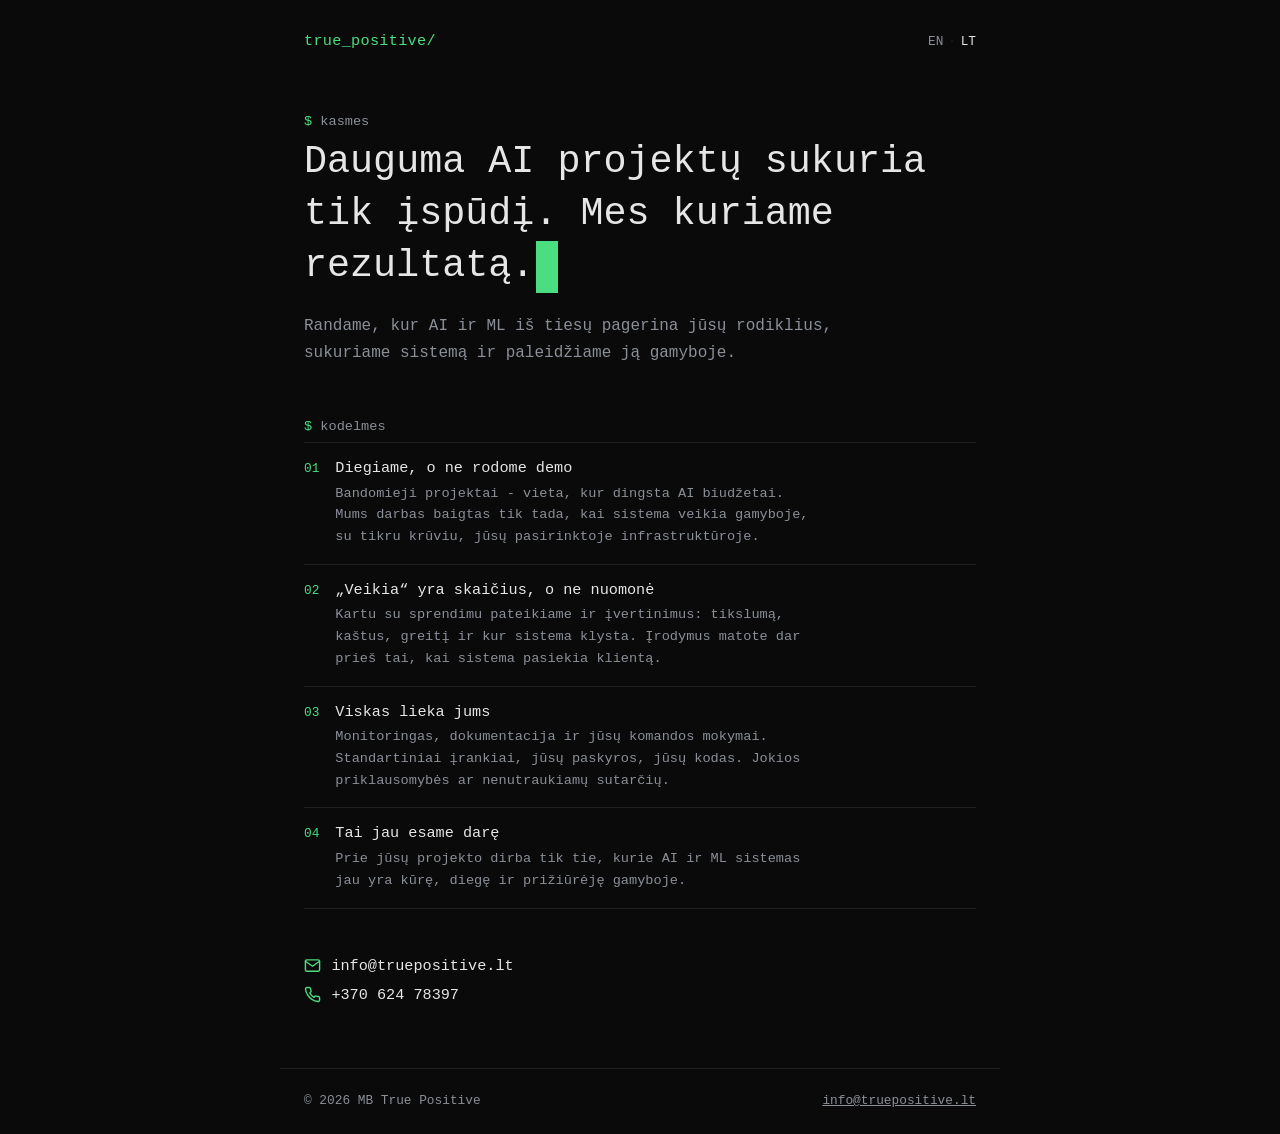
<file: index.html>
<!doctype html>
<html lang="lt">
<head>
<meta charset="utf-8">
<meta name="viewport" content="width=device-width, initial-scale=1">
<title>True Positive - AI ir ML Konsultacijos</title>
<meta name="description" content="AI ir ML konsultacijos. Randame, kur AI iš tiesų atsiperka, sukuriame sprendimą, įdiegiame į gamybą ir perduodame jūsų komandai.">
<link rel="stylesheet" href="style.css">
<link rel="alternate" hreflang="en" href="https://truepositive.lt/en/">
<link rel="alternate" hreflang="lt" href="https://truepositive.lt/">
<link rel="alternate" hreflang="x-default" href="https://truepositive.lt/">
</head>
<body>
  <header>
    <div class="logo">true_positive/</div>
    <nav class="lang-switch">
      <a href="/en/">EN</a><span>·</span><a class="active" href="/">LT</a>
    </nav>
  </header>

  <main>
    <div class="prompt">kasmes</div>
    <h1>Dauguma AI projektų sukuria tik įspūdį. Mes kuriame rezultatą.<span class="cursor">&nbsp;</span></h1>
    <p class="lead">
      Randame, kur AI ir ML iš tiesų pagerina jūsų rodiklius, sukuriame
      sistemą ir paleidžiame ją gamyboje.
    </p>

    <div class="prompt second">kodelmes</div>
    <ul class="why">
      <li>
        <span class="tag">01</span>
        <span class="desc">Diegiame, o ne rodome demo
          <span>Bandomieji projektai - vieta, kur dingsta AI biudžetai. Mums darbas baigtas tik tada, kai sistema veikia gamyboje, su tikru krūviu, jūsų pasirinktoje infrastruktūroje.</span>
        </span>
      </li>
      <li>
        <span class="tag">02</span>
        <span class="desc">&bdquo;Veikia&ldquo; yra skaičius, o ne nuomonė
          <span>Kartu su sprendimu pateikiame ir įvertinimus: tikslumą, kaštus, greitį ir kur sistema klysta. Įrodymus matote dar prieš tai, kai sistema pasiekia klientą.</span>
        </span>
      </li>
      <li>
        <span class="tag">03</span>
        <span class="desc">Viskas lieka jums
          <span>Monitoringas, dokumentacija ir jūsų komandos mokymai. Standartiniai įrankiai, jūsų paskyros, jūsų kodas. Jokios priklausomybės ar nenutraukiamų sutarčių.</span>
        </span>
      </li>
      <li>
        <span class="tag">04</span>
        <span class="desc">Tai jau esame darę
          <span>Prie jūsų projekto dirba tik tie, kurie AI ir ML sistemas jau yra kūrę, diegę ir prižiūrėję gamyboje.</span>
        </span>
      </li>
    </ul>

    <div class="contact">
      <a href="mailto:info@truepositive.lt">
        <svg viewBox="0 0 24 24" fill="none" stroke="currentColor" stroke-width="2" stroke-linecap="round" stroke-linejoin="round"><path d="M4 4h16c1.1 0 2 .9 2 2v12c0 1.1-.9 2-2 2H4c-1.1 0-2-.9-2-2V6c0-1.1.9-2 2-2z"/><polyline points="22 6 12 13 2 6"/></svg>
        info@truepositive.lt
      </a>
      <a href="tel:+37062478397">
        <svg viewBox="0 0 24 24" fill="none" stroke="currentColor" stroke-width="2" stroke-linecap="round" stroke-linejoin="round"><path d="M22 16.92v3a2 2 0 0 1-2.18 2 19.79 19.79 0 0 1-8.63-3.07 19.5 19.5 0 0 1-6-6 19.79 19.79 0 0 1-3.07-8.67A2 2 0 0 1 4.11 2h3a2 2 0 0 1 2 1.72c.127.96.361 1.903.7 2.81a2 2 0 0 1-.45 2.11L8.09 9.91a16 16 0 0 0 6 6l1.27-1.27a2 2 0 0 1 2.11-.45c.907.339 1.85.573 2.81.7A2 2 0 0 1 22 16.92z"/></svg>
        +370 624 78397
      </a>
    </div>
  </main>

  <footer>
    <span>© 2026 MB True Positive</span>
    <a href="mailto:info@truepositive.lt">info@truepositive.lt</a>
  </footer>
</body>
</html>
</file>
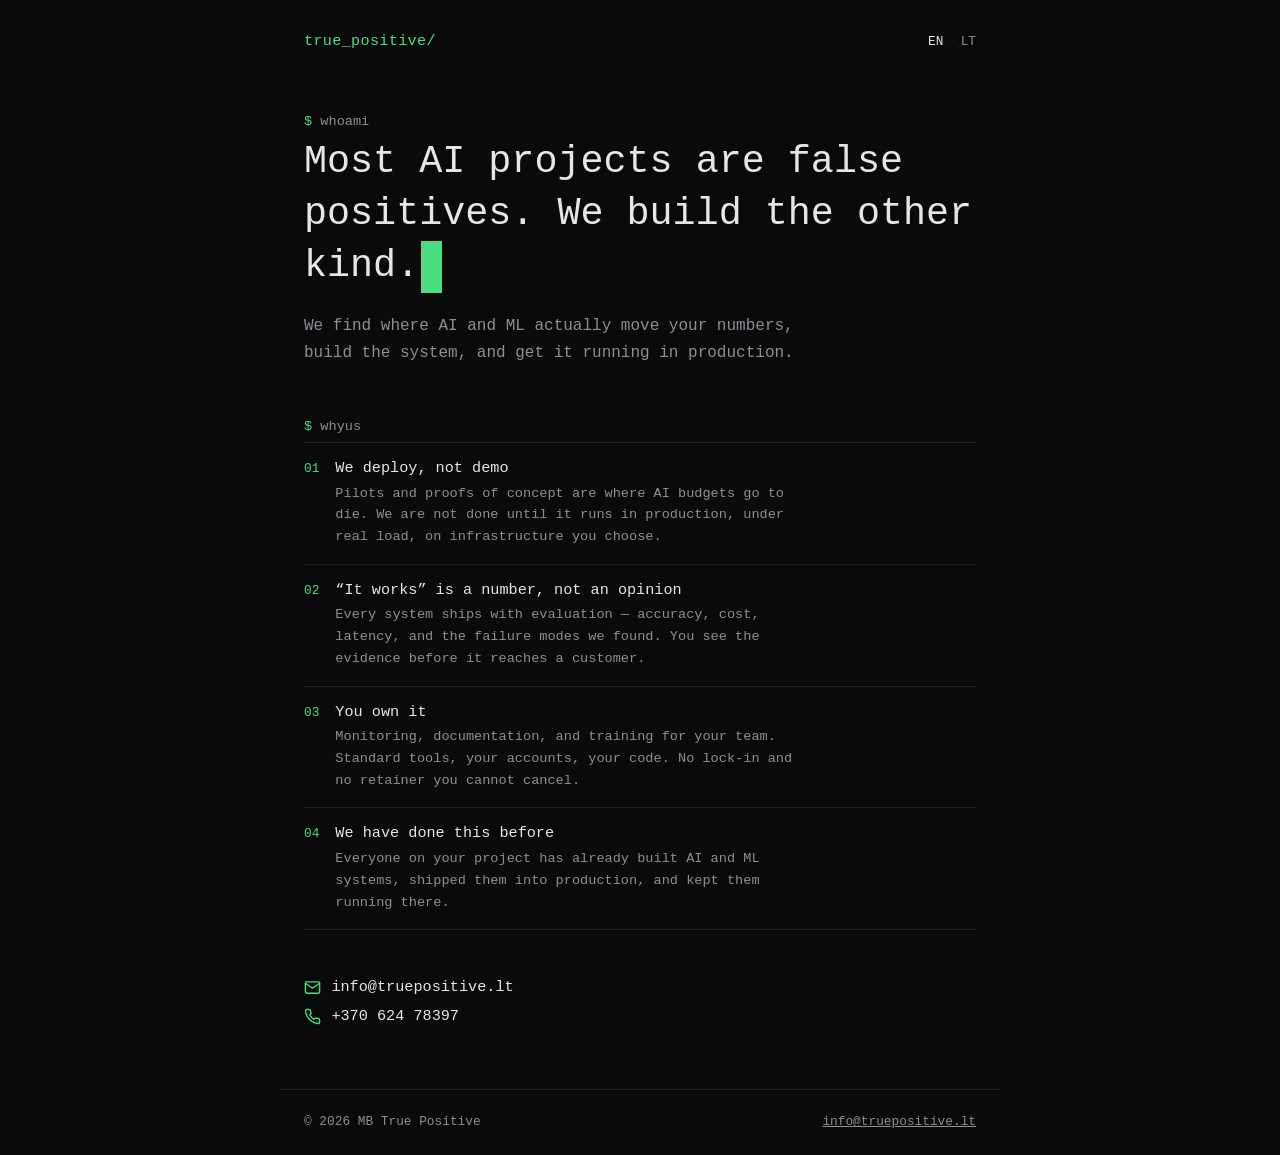
<file: en/index.html>
<!doctype html>
<html lang="en">
<head>
<meta charset="utf-8">
<meta name="viewport" content="width=device-width, initial-scale=1">
<title>True Positive - AI & ML Consulting</title>
<meta name="description" content="AI and ML consulting. We find where AI actually pays off, build the system, deploy it to production, and hand it over to your team.">
<link rel="stylesheet" href="../style.css">
<link rel="alternate" hreflang="en" href="https://truepositive.lt/en/">
<link rel="alternate" hreflang="lt" href="https://truepositive.lt/">
<link rel="alternate" hreflang="x-default" href="https://truepositive.lt/">
</head>
<body>
  <header>
    <div class="logo">true_positive/</div>
    <nav class="lang-switch">
      <a class="active" href="/en/">EN</a><span>·</span><a href="/">LT</a>
    </nav>
  </header>

  <main>
    <div class="prompt">whoami</div>
    <h1>Most AI projects are false positives. We build the other kind.<span class="cursor">&nbsp;</span></h1>
    <p class="lead">
      We find where AI and ML actually move your numbers, build the system,
      and get it running in production.
    </p>

    <div class="prompt second">whyus</div>
    <ul class="why">
      <li>
        <span class="tag">01</span>
        <span class="desc">We deploy, not demo
          <span>Pilots and proofs of concept are where AI budgets go to die. We are not done until it runs in production, under real load, on infrastructure you choose.</span>
        </span>
      </li>
      <li>
        <span class="tag">02</span>
        <span class="desc">&ldquo;It works&rdquo; is a number, not an opinion
          <span>Every system ships with evaluation &mdash; accuracy, cost, latency, and the failure modes we found. You see the evidence before it reaches a customer.</span>
        </span>
      </li>
      <li>
        <span class="tag">03</span>
        <span class="desc">You own it
          <span>Monitoring, documentation, and training for your team. Standard tools, your accounts, your code. No lock-in and no retainer you cannot cancel.</span>
        </span>
      </li>
      <li>
        <span class="tag">04</span>
        <span class="desc">We have done this before
          <span>Everyone on your project has already built AI and ML systems, shipped them into production, and kept them running there.</span>
        </span>
      </li>
    </ul>

    <div class="contact">
      <a href="mailto:info@truepositive.lt">
        <svg viewBox="0 0 24 24" fill="none" stroke="currentColor" stroke-width="2" stroke-linecap="round" stroke-linejoin="round"><path d="M4 4h16c1.1 0 2 .9 2 2v12c0 1.1-.9 2-2 2H4c-1.1 0-2-.9-2-2V6c0-1.1.9-2 2-2z"/><polyline points="22 6 12 13 2 6"/></svg>
        info@truepositive.lt
      </a>
      <a href="tel:+37062478397">
        <svg viewBox="0 0 24 24" fill="none" stroke="currentColor" stroke-width="2" stroke-linecap="round" stroke-linejoin="round"><path d="M22 16.92v3a2 2 0 0 1-2.18 2 19.79 19.79 0 0 1-8.63-3.07 19.5 19.5 0 0 1-6-6 19.79 19.79 0 0 1-3.07-8.67A2 2 0 0 1 4.11 2h3a2 2 0 0 1 2 1.72c.127.96.361 1.903.7 2.81a2 2 0 0 1-.45 2.11L8.09 9.91a16 16 0 0 0 6 6l1.27-1.27a2 2 0 0 1 2.11-.45c.907.339 1.85.573 2.81.7A2 2 0 0 1 22 16.92z"/></svg>
        +370 624 78397
      </a>
    </div>
  </main>

  <footer>
    <span>© 2026 MB True Positive</span>
    <a href="mailto:info@truepositive.lt">info@truepositive.lt</a>
  </footer>
</body>
</html>
</file>
<file: style.css>
:root {
  --bg: #0a0a0a;
  --fg: #e6e6e6;
  --muted: #8a8f98;
  --accent: #4ade80;
  --border: #1f1f1f;
  --mono: ui-monospace, "JetBrains Mono", "SF Mono", Menlo, Consolas, monospace;
}
* { box-sizing: border-box; }
html, body {
  margin: 0;
  padding: 0;
  background: var(--bg);
  color: var(--fg);
  font-family: var(--mono);
}
body {
  min-height: 100vh;
  display: flex;
  flex-direction: column;
}
header {
  padding: 2rem 1.5rem 0;
  max-width: 720px;
  margin: 0 auto;
  width: 100%;
  display: flex;
  align-items: center;
  justify-content: space-between;
}
.logo {
  font-size: 0.95rem;
  color: var(--accent);
  letter-spacing: 0.02em;
}
.lang-switch {
  font-size: 0.8rem;
  color: var(--muted);
}
.lang-switch a {
  color: var(--muted);
  text-decoration: none;
}
.lang-switch a.active {
  color: var(--fg);
}
.lang-switch a:hover {
  color: var(--fg);
}
.lang-switch span {
  margin: 0 0.3rem;
  color: var(--border);
}
main {
  flex: 1;
  max-width: 720px;
  margin: 0 auto;
  padding: 4rem 1.5rem;
  width: 100%;
}
.prompt {
  color: var(--muted);
  font-size: 0.85rem;
  margin-bottom: 0.5rem;
}
.prompt::before {
  content: "$ ";
  color: var(--accent);
}
.prompt.second {
  margin-top: 3.25rem;
}
h1 {
  font-size: clamp(1.6rem, 4vw, 2.4rem);
  line-height: 1.35;
  font-weight: 500;
  margin: 0 0 1.25rem;
}
h1 .cursor {
  display: inline-block;
  width: 0.55em;
  background: var(--accent);
  animation: blink 1s step-end infinite;
  margin-left: 2px;
}
@keyframes blink {
  50% { opacity: 0; }
}
p.lead {
  color: var(--muted);
  font-size: 1rem;
  line-height: 1.7;
  max-width: 56ch;
  margin: 0;
}
.why {
  list-style: none;
  margin: 0 0 3rem;
  padding: 0;
  border-top: 1px solid var(--border);
}
.why li {
  border-bottom: 1px solid var(--border);
  padding: 1rem 0;
  display: flex;
  gap: 1rem;
  align-items: baseline;
}
.why li .tag {
  color: var(--accent);
  font-size: 0.8rem;
  flex: 0 0 auto;
}
.why li .desc {
  color: var(--fg);
  font-size: 0.95rem;
}
.why li .desc span {
  display: block;
  color: var(--muted);
  font-size: 0.85rem;
  line-height: 1.6;
  max-width: 58ch;
  margin-top: 0.35rem;
}
.contact {
  display: flex;
  flex-direction: column;
  gap: 0.7rem;
  font-size: 0.95rem;
}
.contact a {
  display: inline-flex;
  align-items: center;
  gap: 0.65rem;
  width: fit-content;
  color: var(--fg);
  text-decoration: none;
}
.contact a:hover {
  color: var(--accent);
}
.contact svg {
  width: 17px;
  height: 17px;
  flex: 0 0 auto;
  color: var(--accent);
}
footer {
  max-width: 720px;
  margin: 0 auto;
  width: 100%;
  padding: 1.5rem;
  color: var(--muted);
  font-size: 0.8rem;
  display: flex;
  justify-content: space-between;
  border-top: 1px solid var(--border);
}
footer a {
  color: var(--muted);
}
footer a:hover {
  color: var(--fg);
}
</file>
